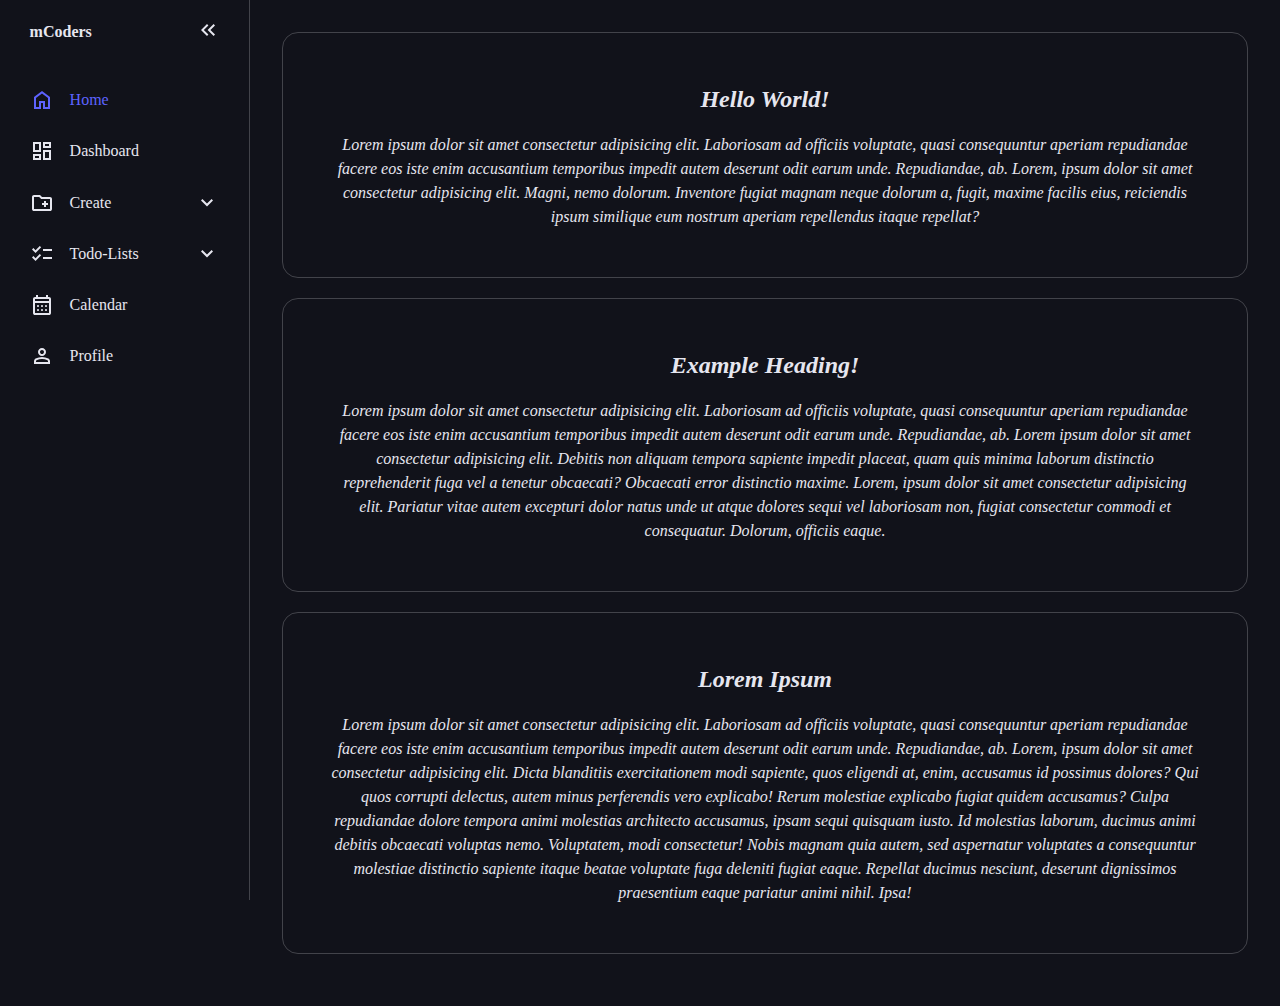
<file: index.html>
<!DOCTYPE html>
<html lang="en">

<head>
  <meta charset="UTF-8" />
  <meta name="viewport" content="width=device-width, initial-scale=1.0" />
  <title>Home</title>
  <link rel="stylesheet" href="style.css" />
  <script src="app.js" defer></script>
</head>

<body>
  <nav id="sidebar">
    <ul>
      <li>
        <span class="logo">mCoders</span>
        <button onclick="toggleSidebar()" id="toggle-btn">
          <svg xmlns="http://www.w3.org/2000/svg" height="24px" viewBox="0 -960 960 960" width="24px"><path d="M440-240 200-480l240-240 56 56-183 184 183 184-56 56Zm264 0L464-480l240-240 56 56-183 184 183 184-56 56Z"/></svg>
        </button>
      </li>
      <li class="active">

        <a href="index.html"><svg xmlns="http://www.w3.org/2000/svg" height="24px" viewBox="0 -960 960 960"
            style="display: inline;" width="24px">
            <path
              d="M240-200h120v-240h240v240h120v-360L480-740 240-560v360Zm-80 80v-480l320-240 320 240v480H520v-240h-80v240H160Zm320-350Z" />
          </svg><span>Home</span></a>
      </li>
      <li>

        <a href="dashboard.html"><svg xmlns="http://www.w3.org/2000/svg" height="24px" viewBox="0 -960 960 960"
            width="24px">
            <path
              d="M520-600v-240h320v240H520ZM120-440v-400h320v400H120Zm400 320v-400h320v400H520Zm-400 0v-240h320v240H120Zm80-400h160v-240H200v240Zm400 320h160v-240H600v240Zm0-480h160v-80H600v80ZM200-200h160v-80H200v80Zm160-320Zm240-160Zm0 240ZM360-280Z" />
          </svg><span>Dashboard</span></a>
      </li>
      <li>
        <button onclick="toggleSubMenu(this)" class="dropdown-btn">
          <svg xmlns="http://www.w3.org/2000/svg" height="24px" viewBox="0 -960 960 960" width="24px">
            <path
              d="M560-320h80v-80h80v-80h-80v-80h-80v80h-80v80h80v80ZM160-160q-33 0-56.5-23.5T80-240v-480q0-33 23.5-56.5T160-800h240l80 80h320q33 0 56.5 23.5T880-640v400q0 33-23.5 56.5T800-160H160Zm0-80h640v-400H447l-80-80H160v480Zm0 0v-480 480Z" />
          </svg>
          <span>Create</span>
          <svg xmlns="http://www.w3.org/2000/svg" height="24px" viewBox="0 -960 960 960" width="24px">
            <path d="M480-344 240-584l56-56 184 184 184-184 56 56-240 240Z" />
          </svg>
        </button>
        <ul class="sub-menu ">
          <div>
            <li><a href="#">Folder</a></li>
            <li><a href="#">Document</a></li>
            <li><a href="#">Project</a></li>
          </div>

        </ul>
      </li>
      <li>
        <button onclick="toggleSubMenu(this)" class="dropdown-btn">
          <svg xmlns="http://www.w3.org/2000/svg" height="24px" viewBox="0 -960 960 960" width="24px">
            <path
              d="M222-200 80-342l56-56 85 85 170-170 56 57-225 226Zm0-320L80-662l56-56 85 85 170-170 56 57-225 226Zm298 240v-80h360v80H520Zm0-320v-80h360v80H520Z" />
          </svg>
          <span>Todo-Lists</span>
          <svg xmlns="http://www.w3.org/2000/svg" height="24px" viewBox="0 -960 960 960" width="24px">
            <path d="M480-344 240-584l56-56 184 184 184-184 56 56-240 240Z" />
          </svg>
        </button>
        <ul class="sub-menu">
          <div>
            <li><a href="#">Work</a></li>
            <li><a href="#">Private</a></li>
            <li><a href="#">Coding</a></li>
            <li><a href="#">Gardening</a></li>
            <li><a href="#">School</a></li>
          </div>

        </ul>
      </li>
      <li>
        <a href="calendar.html"><svg xmlns="http://www.w3.org/2000/svg" height="24px" viewBox="0 -960 960 960"
            width="24px">
            <path
              d="M200-80q-33 0-56.5-23.5T120-160v-560q0-33 23.5-56.5T200-800h40v-80h80v80h320v-80h80v80h40q33 0 56.5 23.5T840-720v560q0 33-23.5 56.5T760-80H200Zm0-80h560v-400H200v400Zm0-480h560v-80H200v80Zm0 0v-80 80Zm280 240q-17 0-28.5-11.5T440-440q0-17 11.5-28.5T480-480q17 0 28.5 11.5T520-440q0 17-11.5 28.5T480-400Zm-160 0q-17 0-28.5-11.5T280-440q0-17 11.5-28.5T320-480q17 0 28.5 11.5T360-440q0 17-11.5 28.5T320-400Zm320 0q-17 0-28.5-11.5T600-440q0-17 11.5-28.5T640-480q17 0 28.5 11.5T680-440q0 17-11.5 28.5T640-400ZM480-240q-17 0-28.5-11.5T440-280q0-17 11.5-28.5T480-320q17 0 28.5 11.5T520-280q0 17-11.5 28.5T480-240Zm-160 0q-17 0-28.5-11.5T280-280q0-17 11.5-28.5T320-320q17 0 28.5 11.5T360-280q0 17-11.5 28.5T320-240Zm320 0q-17 0-28.5-11.5T600-280q0-17 11.5-28.5T640-320q17 0 28.5 11.5T680-280q0 17-11.5 28.5T640-240Z" />
          </svg><span>Calendar</span></a>
      </li>
      <li>
        <a href="profile.html">
          <svg xmlns="http://www.w3.org/2000/svg" height="24px" viewBox="0 -960 960 960" width="24px">
            <path
              d="M480-480q-66 0-113-47t-47-113q0-66 47-113t113-47q66 0 113 47t47 113q0 66-47 113t-113 47ZM160-160v-112q0-34 17.5-62.5T224-378q62-31 126-46.5T480-440q66 0 130 15.5T736-378q29 15 46.5 43.5T800-272v112H160Zm80-80h480v-32q0-11-5.5-20T700-306q-54-27-109-40.5T480-360q-56 0-111 13.5T260-306q-9 5-14.5 14t-5.5 20v32Zm240-320q33 0 56.5-23.5T560-640q0-33-23.5-56.5T480-720q-33 0-56.5 23.5T400-640q0 33 23.5 56.5T480-560Zm0-80Zm0 400Z" />
          </svg><span>Profile</span></a>
        </a>

      </li>
    </ul>
  </nav>
  <main>
    <div class="container">
      <h2>Hello World!</h2>
      <p>
        Lorem ipsum dolor sit amet consectetur adipisicing elit. Laboriosam ad
        officiis voluptate, quasi consequuntur aperiam repudiandae facere eos
        iste enim accusantium temporibus impedit autem deserunt odit earum
        unde. Repudiandae, ab. Lorem, ipsum dolor sit amet consectetur adipisicing elit. Magni, nemo dolorum. Inventore
        fugiat magnam neque dolorum a, fugit, maxime facilis eius, reiciendis ipsum similique eum nostrum aperiam
        repellendus itaque repellat?
      </p>
    </div>
    <div class="container">
      <h2>Example Heading!</h2>
      <p>
        Lorem ipsum dolor sit amet consectetur adipisicing elit. Laboriosam ad
        officiis voluptate, quasi consequuntur aperiam repudiandae facere eos
        iste enim accusantium temporibus impedit autem deserunt odit earum
        unde. Repudiandae, ab. Lorem ipsum dolor sit amet consectetur adipisicing elit. Debitis non aliquam tempora
        sapiente impedit placeat, quam quis minima laborum distinctio reprehenderit fuga vel a tenetur obcaecati?
        Obcaecati error distinctio maxime. Lorem, ipsum dolor sit amet consectetur adipisicing elit. Pariatur vitae
        autem excepturi dolor natus unde ut atque dolores sequi vel laboriosam non, fugiat consectetur commodi et
        consequatur. Dolorum, officiis eaque.
      </p>
    </div>
    <div class="container">
      <h2>Lorem Ipsum</h2>
      <p>
        Lorem ipsum dolor sit amet consectetur adipisicing elit. Laboriosam ad
        officiis voluptate, quasi consequuntur aperiam repudiandae facere eos
        iste enim accusantium temporibus impedit autem deserunt odit earum
        unde. Repudiandae, ab. Lorem, ipsum dolor sit amet consectetur adipisicing elit. Dicta blanditiis exercitationem
        modi sapiente, quos eligendi at, enim, accusamus id possimus dolores? Qui quos corrupti delectus, autem minus
        perferendis vero explicabo!
        Rerum molestiae explicabo fugiat quidem accusamus? Culpa repudiandae dolore tempora animi molestias architecto
        accusamus, ipsam sequi quisquam iusto. Id molestias laborum, ducimus animi debitis obcaecati voluptas nemo.
        Voluptatem, modi consectetur!
        Nobis magnam quia autem, sed aspernatur voluptates a consequuntur molestiae distinctio sapiente itaque beatae
        voluptate fuga deleniti fugiat eaque. Repellat ducimus nesciunt, deserunt dignissimos praesentium eaque pariatur
        animi nihil. Ipsa!
      </p>
    </div>
  </main>
</body>

</html>
</file>
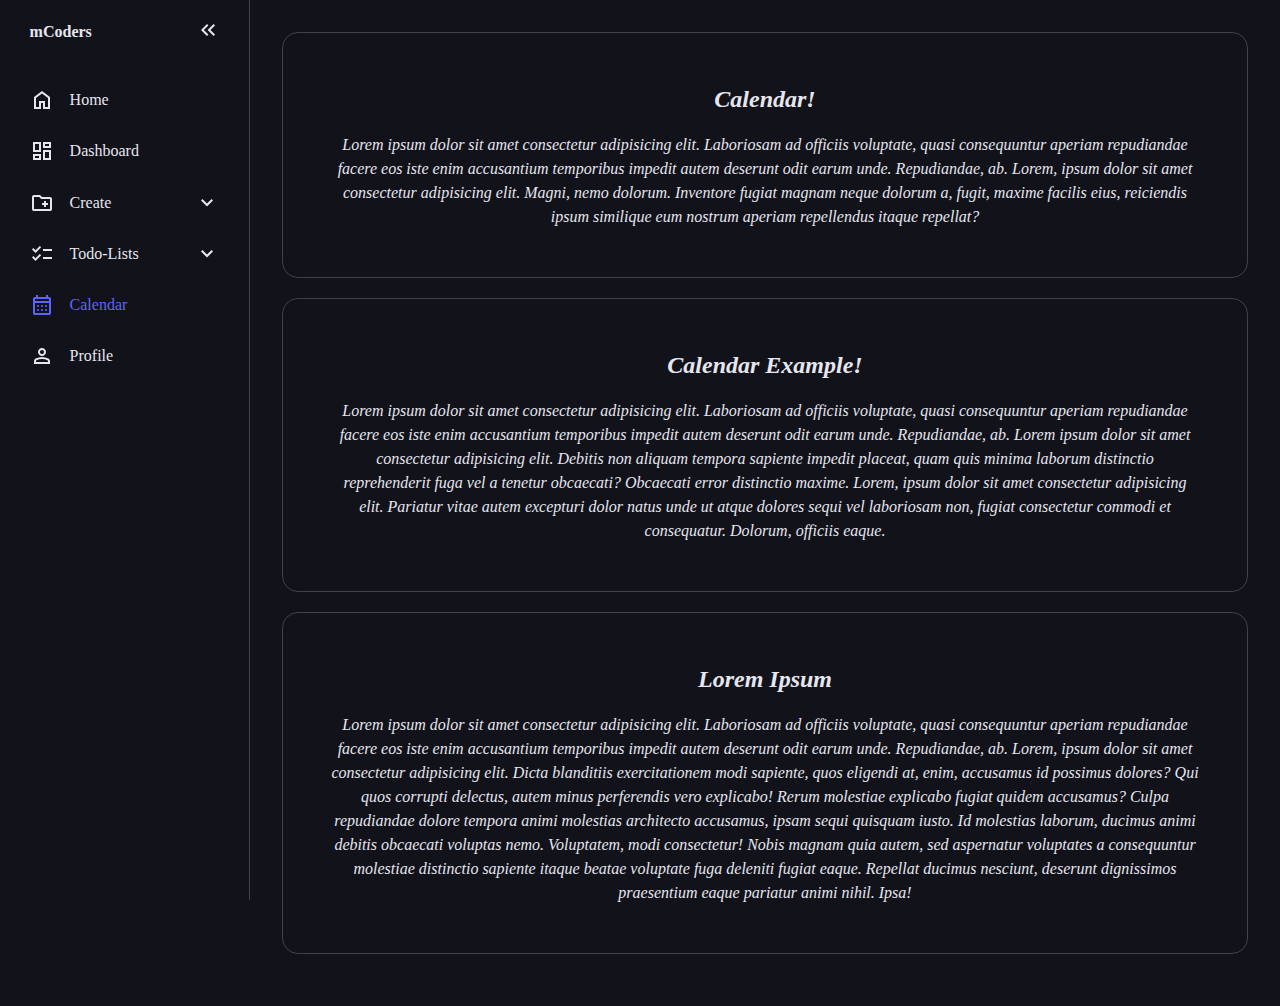
<file: calendar.html>
<!DOCTYPE html>
<html lang="en">

<head>
  <meta charset="UTF-8" />
  <meta name="viewport" content="width=device-width, initial-scale=1.0" />
  <title>Home</title>
  <link rel="stylesheet" href="style.css" />
  <script src="app.js" defer></script>
</head>

<body>
  <nav id="sidebar">
    <ul>
      <li>
        <span class="logo">mCoders</span>
        <button onclick="toggleSidebar()" id="toggle-btn">
          <svg xmlns="http://www.w3.org/2000/svg" height="24px" viewBox="0 -960 960 960" width="24px"><path d="M440-240 200-480l240-240 56 56-183 184 183 184-56 56Zm264 0L464-480l240-240 56 56-183 184 183 184-56 56Z"/></svg>
        </button>
      </li>
      <li >

        <a href="index.html"><svg xmlns="http://www.w3.org/2000/svg" height="24px" viewBox="0 -960 960 960"
            style="display: inline;" width="24px">
            <path
              d="M240-200h120v-240h240v240h120v-360L480-740 240-560v360Zm-80 80v-480l320-240 320 240v480H520v-240h-80v240H160Zm320-350Z" />
          </svg><span>Home</span></a>
      </li>
      <li>

        <a href="dashboard.html"><svg xmlns="http://www.w3.org/2000/svg" height="24px" viewBox="0 -960 960 960"
            width="24px">
            <path
              d="M520-600v-240h320v240H520ZM120-440v-400h320v400H120Zm400 320v-400h320v400H520Zm-400 0v-240h320v240H120Zm80-400h160v-240H200v240Zm400 320h160v-240H600v240Zm0-480h160v-80H600v80ZM200-200h160v-80H200v80Zm160-320Zm240-160Zm0 240ZM360-280Z" />
          </svg><span>Dashboard</span></a>
      </li>
      <li>
        <button onclick="toggleSubMenu(this)" class="dropdown-btn">
          <svg xmlns="http://www.w3.org/2000/svg" height="24px" viewBox="0 -960 960 960" width="24px">
            <path
              d="M560-320h80v-80h80v-80h-80v-80h-80v80h-80v80h80v80ZM160-160q-33 0-56.5-23.5T80-240v-480q0-33 23.5-56.5T160-800h240l80 80h320q33 0 56.5 23.5T880-640v400q0 33-23.5 56.5T800-160H160Zm0-80h640v-400H447l-80-80H160v480Zm0 0v-480 480Z" />
          </svg>
          <span>Create</span>
          <svg xmlns="http://www.w3.org/2000/svg" height="24px" viewBox="0 -960 960 960" width="24px">
            <path d="M480-344 240-584l56-56 184 184 184-184 56 56-240 240Z" />
          </svg>
        </button>
        <ul class="sub-menu ">
          <div>
            <li><a href="#">Folder</a></li>
            <li><a href="#">Document</a></li>
            <li><a href="#">Project</a></li>
          </div>

        </ul>
      </li>
      <li>
        <button onclick="toggleSubMenu(this)" class="dropdown-btn">
          <svg xmlns="http://www.w3.org/2000/svg" height="24px" viewBox="0 -960 960 960" width="24px">
            <path
              d="M222-200 80-342l56-56 85 85 170-170 56 57-225 226Zm0-320L80-662l56-56 85 85 170-170 56 57-225 226Zm298 240v-80h360v80H520Zm0-320v-80h360v80H520Z" />
          </svg>
          <span>Todo-Lists</span>
          <svg xmlns="http://www.w3.org/2000/svg" height="24px" viewBox="0 -960 960 960" width="24px">
            <path d="M480-344 240-584l56-56 184 184 184-184 56 56-240 240Z" />
          </svg>
        </button>
        <ul class="sub-menu">
          <div>
            <li><a href="#">Work</a></li>
            <li><a href="#">Private</a></li>
            <li><a href="#">Coding</a></li>
            <li><a href="#">Gardening</a></li>
            <li><a href="#">School</a></li>
          </div>

        </ul>
      </li>
      <li class="active">
        <a href="calendar.html"><svg xmlns="http://www.w3.org/2000/svg" height="24px" viewBox="0 -960 960 960"
            width="24px">
            <path
              d="M200-80q-33 0-56.5-23.5T120-160v-560q0-33 23.5-56.5T200-800h40v-80h80v80h320v-80h80v80h40q33 0 56.5 23.5T840-720v560q0 33-23.5 56.5T760-80H200Zm0-80h560v-400H200v400Zm0-480h560v-80H200v80Zm0 0v-80 80Zm280 240q-17 0-28.5-11.5T440-440q0-17 11.5-28.5T480-480q17 0 28.5 11.5T520-440q0 17-11.5 28.5T480-400Zm-160 0q-17 0-28.5-11.5T280-440q0-17 11.5-28.5T320-480q17 0 28.5 11.5T360-440q0 17-11.5 28.5T320-400Zm320 0q-17 0-28.5-11.5T600-440q0-17 11.5-28.5T640-480q17 0 28.5 11.5T680-440q0 17-11.5 28.5T640-400ZM480-240q-17 0-28.5-11.5T440-280q0-17 11.5-28.5T480-320q17 0 28.5 11.5T520-280q0 17-11.5 28.5T480-240Zm-160 0q-17 0-28.5-11.5T280-280q0-17 11.5-28.5T320-320q17 0 28.5 11.5T360-280q0 17-11.5 28.5T320-240Zm320 0q-17 0-28.5-11.5T600-280q0-17 11.5-28.5T640-320q17 0 28.5 11.5T680-280q0 17-11.5 28.5T640-240Z" />
          </svg><span>Calendar</span></a>
      </li>
      <li>
        <a href="profile.html">
          <svg xmlns="http://www.w3.org/2000/svg" height="24px" viewBox="0 -960 960 960" width="24px">
            <path
              d="M480-480q-66 0-113-47t-47-113q0-66 47-113t113-47q66 0 113 47t47 113q0 66-47 113t-113 47ZM160-160v-112q0-34 17.5-62.5T224-378q62-31 126-46.5T480-440q66 0 130 15.5T736-378q29 15 46.5 43.5T800-272v112H160Zm80-80h480v-32q0-11-5.5-20T700-306q-54-27-109-40.5T480-360q-56 0-111 13.5T260-306q-9 5-14.5 14t-5.5 20v32Zm240-320q33 0 56.5-23.5T560-640q0-33-23.5-56.5T480-720q-33 0-56.5 23.5T400-640q0 33 23.5 56.5T480-560Zm0-80Zm0 400Z" />
          </svg><span>Profile</span></a>
        </a>

      </li>
    </ul>
  </nav>
  <main>
    <div class="container">
      <h2>Calendar!</h2>
      <p>
        Lorem ipsum dolor sit amet consectetur adipisicing elit. Laboriosam ad
        officiis voluptate, quasi consequuntur aperiam repudiandae facere eos
        iste enim accusantium temporibus impedit autem deserunt odit earum
        unde. Repudiandae, ab. Lorem, ipsum dolor sit amet consectetur adipisicing elit. Magni, nemo dolorum. Inventore
        fugiat magnam neque dolorum a, fugit, maxime facilis eius, reiciendis ipsum similique eum nostrum aperiam
        repellendus itaque repellat?
      </p>
    </div>
    <div class="container">
      <h2>Calendar Example!</h2>
      <p>
        Lorem ipsum dolor sit amet consectetur adipisicing elit. Laboriosam ad
        officiis voluptate, quasi consequuntur aperiam repudiandae facere eos
        iste enim accusantium temporibus impedit autem deserunt odit earum
        unde. Repudiandae, ab. Lorem ipsum dolor sit amet consectetur adipisicing elit. Debitis non aliquam tempora
        sapiente impedit placeat, quam quis minima laborum distinctio reprehenderit fuga vel a tenetur obcaecati?
        Obcaecati error distinctio maxime. Lorem, ipsum dolor sit amet consectetur adipisicing elit. Pariatur vitae
        autem excepturi dolor natus unde ut atque dolores sequi vel laboriosam non, fugiat consectetur commodi et
        consequatur. Dolorum, officiis eaque.
      </p>
    </div>
    <div class="container">
      <h2>Lorem Ipsum</h2>
      <p>
        Lorem ipsum dolor sit amet consectetur adipisicing elit. Laboriosam ad
        officiis voluptate, quasi consequuntur aperiam repudiandae facere eos
        iste enim accusantium temporibus impedit autem deserunt odit earum
        unde. Repudiandae, ab. Lorem, ipsum dolor sit amet consectetur adipisicing elit. Dicta blanditiis exercitationem
        modi sapiente, quos eligendi at, enim, accusamus id possimus dolores? Qui quos corrupti delectus, autem minus
        perferendis vero explicabo!
        Rerum molestiae explicabo fugiat quidem accusamus? Culpa repudiandae dolore tempora animi molestias architecto
        accusamus, ipsam sequi quisquam iusto. Id molestias laborum, ducimus animi debitis obcaecati voluptas nemo.
        Voluptatem, modi consectetur!
        Nobis magnam quia autem, sed aspernatur voluptates a consequuntur molestiae distinctio sapiente itaque beatae
        voluptate fuga deleniti fugiat eaque. Repellat ducimus nesciunt, deserunt dignissimos praesentium eaque pariatur
        animi nihil. Ipsa!
      </p>
    </div>
  </main>
</body>

</html>
</file>
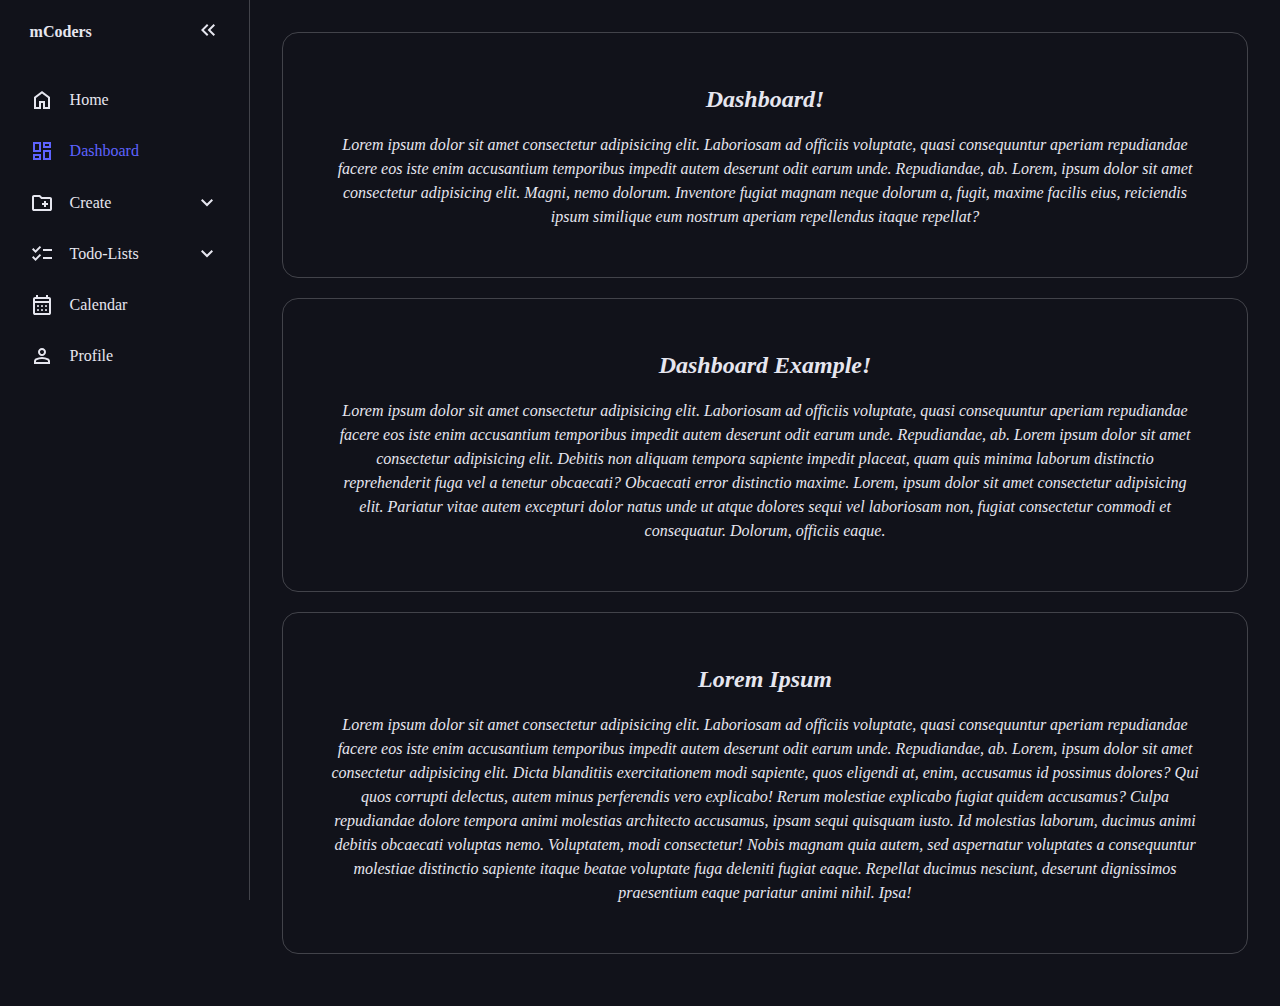
<file: dashboard.html>
<!DOCTYPE html>
<html lang="en">

<head>
  <meta charset="UTF-8" />
  <meta name="viewport" content="width=device-width, initial-scale=1.0" />
  <title>Home</title>
  <link rel="stylesheet" href="style.css" />
  <script src="app.js" defer></script>
</head>

<body>
  <nav id="sidebar">
    <ul>
      <li>
        <span class="logo">mCoders</span>
        <button onclick="toggleSidebar()" id="toggle-btn">
          <svg xmlns="http://www.w3.org/2000/svg" height="24px" viewBox="0 -960 960 960" width="24px"><path d="M440-240 200-480l240-240 56 56-183 184 183 184-56 56Zm264 0L464-480l240-240 56 56-183 184 183 184-56 56Z"/></svg>
        </button>
      </li>
      <li>

        <a href="index.html"><svg xmlns="http://www.w3.org/2000/svg" height="24px" viewBox="0 -960 960 960"
            style="display: inline;" width="24px">
            <path
              d="M240-200h120v-240h240v240h120v-360L480-740 240-560v360Zm-80 80v-480l320-240 320 240v480H520v-240h-80v240H160Zm320-350Z" />
          </svg><span>Home</span></a>
      </li>

      <li class="active">
        <a href="dashboard.html"><svg xmlns="http://www.w3.org/2000/svg" height="24px" viewBox="0 -960 960 960"
            width="24px">
            <path
              d="M520-600v-240h320v240H520ZM120-440v-400h320v400H120Zm400 320v-400h320v400H520Zm-400 0v-240h320v240H120Zm80-400h160v-240H200v240Zm400 320h160v-240H600v240Zm0-480h160v-80H600v80ZM200-200h160v-80H200v80Zm160-320Zm240-160Zm0 240ZM360-280Z" />
          </svg><span>Dashboard</span></a>
      </li>
      <li>
        <button onclick="toggleSubMenu(this)" class="dropdown-btn">
          <svg xmlns="http://www.w3.org/2000/svg" height="24px" viewBox="0 -960 960 960" width="24px">
            <path
              d="M560-320h80v-80h80v-80h-80v-80h-80v80h-80v80h80v80ZM160-160q-33 0-56.5-23.5T80-240v-480q0-33 23.5-56.5T160-800h240l80 80h320q33 0 56.5 23.5T880-640v400q0 33-23.5 56.5T800-160H160Zm0-80h640v-400H447l-80-80H160v480Zm0 0v-480 480Z" />
          </svg>
          <span>Create</span>
          <svg xmlns="http://www.w3.org/2000/svg" height="24px" viewBox="0 -960 960 960" width="24px">
            <path d="M480-344 240-584l56-56 184 184 184-184 56 56-240 240Z" />
          </svg>
        </button>
        <ul class="sub-menu ">
          <div>
            <li><a href="#">Folder</a></li>
            <li><a href="#">Document</a></li>
            <li><a href="#">Project</a></li>
          </div>

        </ul>
      </li>
      <li>
        <button onclick="toggleSubMenu(this)" class="dropdown-btn">
          <svg xmlns="http://www.w3.org/2000/svg" height="24px" viewBox="0 -960 960 960" width="24px">
            <path
              d="M222-200 80-342l56-56 85 85 170-170 56 57-225 226Zm0-320L80-662l56-56 85 85 170-170 56 57-225 226Zm298 240v-80h360v80H520Zm0-320v-80h360v80H520Z" />
          </svg>
          <span>Todo-Lists</span>
          <svg xmlns="http://www.w3.org/2000/svg" height="24px" viewBox="0 -960 960 960" width="24px">
            <path d="M480-344 240-584l56-56 184 184 184-184 56 56-240 240Z" />
          </svg>
        </button>
        <ul class="sub-menu">
          <div>
            <li><a href="#">Work</a></li>
            <li><a href="#">Private</a></li>
            <li><a href="#">Coding</a></li>
            <li><a href="#">Gardening</a></li>
            <li><a href="#">School</a></li>
          </div>

        </ul>
      </li>
      <li>
        <a href="calendar.html"><svg xmlns="http://www.w3.org/2000/svg" height="24px" viewBox="0 -960 960 960"
            width="24px">
            <path
              d="M200-80q-33 0-56.5-23.5T120-160v-560q0-33 23.5-56.5T200-800h40v-80h80v80h320v-80h80v80h40q33 0 56.5 23.5T840-720v560q0 33-23.5 56.5T760-80H200Zm0-80h560v-400H200v400Zm0-480h560v-80H200v80Zm0 0v-80 80Zm280 240q-17 0-28.5-11.5T440-440q0-17 11.5-28.5T480-480q17 0 28.5 11.5T520-440q0 17-11.5 28.5T480-400Zm-160 0q-17 0-28.5-11.5T280-440q0-17 11.5-28.5T320-480q17 0 28.5 11.5T360-440q0 17-11.5 28.5T320-400Zm320 0q-17 0-28.5-11.5T600-440q0-17 11.5-28.5T640-480q17 0 28.5 11.5T680-440q0 17-11.5 28.5T640-400ZM480-240q-17 0-28.5-11.5T440-280q0-17 11.5-28.5T480-320q17 0 28.5 11.5T520-280q0 17-11.5 28.5T480-240Zm-160 0q-17 0-28.5-11.5T280-280q0-17 11.5-28.5T320-320q17 0 28.5 11.5T360-280q0 17-11.5 28.5T320-240Zm320 0q-17 0-28.5-11.5T600-280q0-17 11.5-28.5T640-320q17 0 28.5 11.5T680-280q0 17-11.5 28.5T640-240Z" />
          </svg><span>Calendar</span></a>
      </li>
      <li>
        <a href="profile.html">
          <svg xmlns="http://www.w3.org/2000/svg" height="24px" viewBox="0 -960 960 960" width="24px">
            <path
              d="M480-480q-66 0-113-47t-47-113q0-66 47-113t113-47q66 0 113 47t47 113q0 66-47 113t-113 47ZM160-160v-112q0-34 17.5-62.5T224-378q62-31 126-46.5T480-440q66 0 130 15.5T736-378q29 15 46.5 43.5T800-272v112H160Zm80-80h480v-32q0-11-5.5-20T700-306q-54-27-109-40.5T480-360q-56 0-111 13.5T260-306q-9 5-14.5 14t-5.5 20v32Zm240-320q33 0 56.5-23.5T560-640q0-33-23.5-56.5T480-720q-33 0-56.5 23.5T400-640q0 33 23.5 56.5T480-560Zm0-80Zm0 400Z" />
          </svg><span>Profile</span></a>
        </a>

      </li>
    </ul>
  </nav>
  <main>
    <div class="container">
      <h2>Dashboard!</h2>
      <p>
        Lorem ipsum dolor sit amet consectetur adipisicing elit. Laboriosam ad
        officiis voluptate, quasi consequuntur aperiam repudiandae facere eos
        iste enim accusantium temporibus impedit autem deserunt odit earum
        unde. Repudiandae, ab. Lorem, ipsum dolor sit amet consectetur adipisicing elit. Magni, nemo dolorum. Inventore
        fugiat magnam neque dolorum a, fugit, maxime facilis eius, reiciendis ipsum similique eum nostrum aperiam
        repellendus itaque repellat?
      </p>
    </div>
    <div class="container">
      <h2>Dashboard Example!</h2>
      <p>
        Lorem ipsum dolor sit amet consectetur adipisicing elit. Laboriosam ad
        officiis voluptate, quasi consequuntur aperiam repudiandae facere eos
        iste enim accusantium temporibus impedit autem deserunt odit earum
        unde. Repudiandae, ab. Lorem ipsum dolor sit amet consectetur adipisicing elit. Debitis non aliquam tempora
        sapiente impedit placeat, quam quis minima laborum distinctio reprehenderit fuga vel a tenetur obcaecati?
        Obcaecati error distinctio maxime. Lorem, ipsum dolor sit amet consectetur adipisicing elit. Pariatur vitae
        autem excepturi dolor natus unde ut atque dolores sequi vel laboriosam non, fugiat consectetur commodi et
        consequatur. Dolorum, officiis eaque.
      </p>
    </div>
    <div class="container">
      <h2>Lorem Ipsum</h2>
      <p>
        Lorem ipsum dolor sit amet consectetur adipisicing elit. Laboriosam ad
        officiis voluptate, quasi consequuntur aperiam repudiandae facere eos
        iste enim accusantium temporibus impedit autem deserunt odit earum
        unde. Repudiandae, ab. Lorem, ipsum dolor sit amet consectetur adipisicing elit. Dicta blanditiis exercitationem
        modi sapiente, quos eligendi at, enim, accusamus id possimus dolores? Qui quos corrupti delectus, autem minus
        perferendis vero explicabo!
        Rerum molestiae explicabo fugiat quidem accusamus? Culpa repudiandae dolore tempora animi molestias architecto
        accusamus, ipsam sequi quisquam iusto. Id molestias laborum, ducimus animi debitis obcaecati voluptas nemo.
        Voluptatem, modi consectetur!
        Nobis magnam quia autem, sed aspernatur voluptates a consequuntur molestiae distinctio sapiente itaque beatae
        voluptate fuga deleniti fugiat eaque. Repellat ducimus nesciunt, deserunt dignissimos praesentium eaque pariatur
        animi nihil. Ipsa!
      </p>
    </div>
  </main>
</body>

</html>
</file>
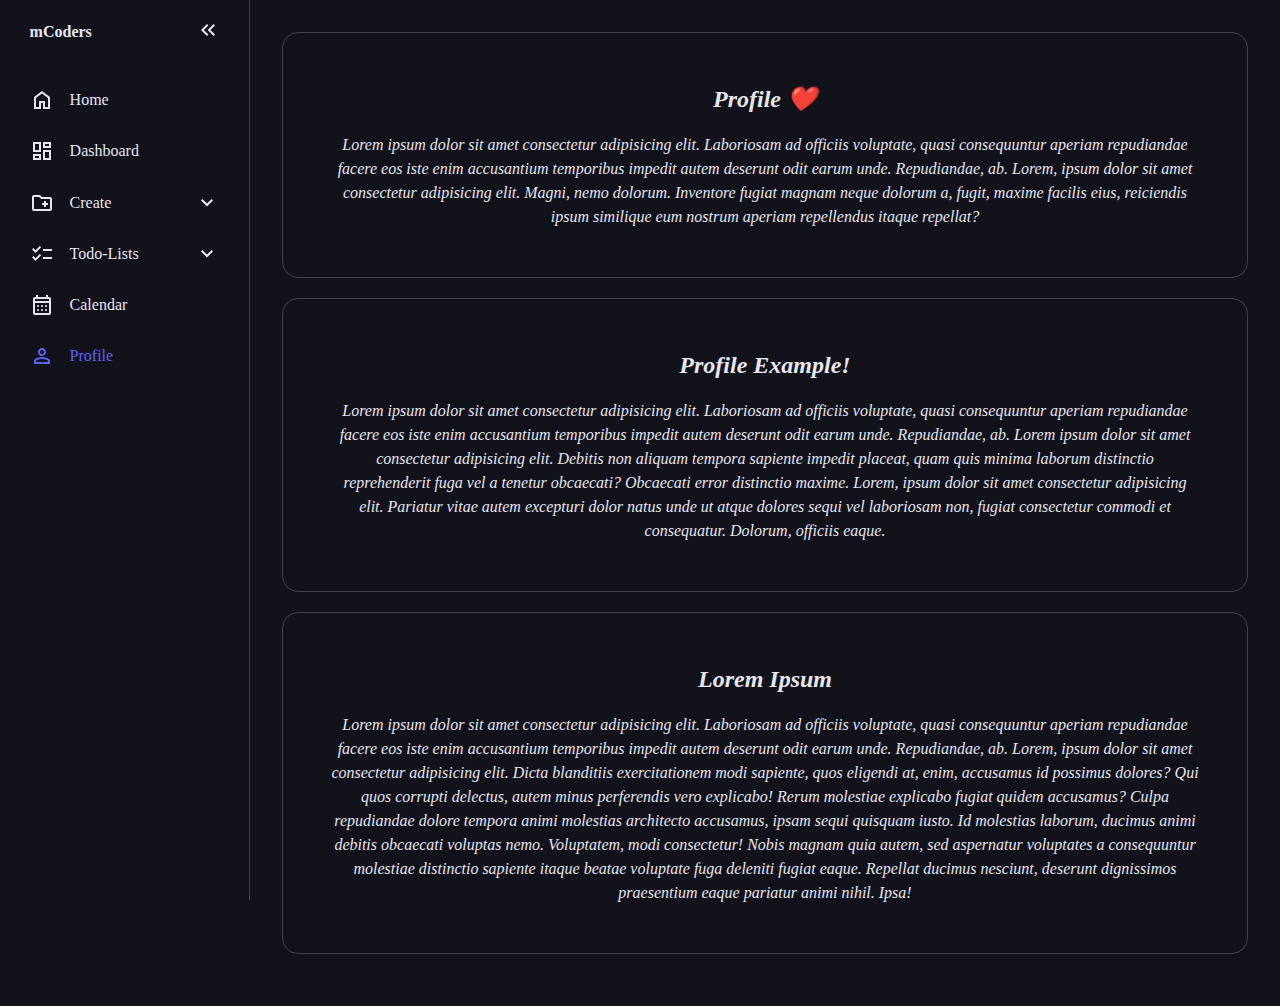
<file: profile.html>
<!DOCTYPE html>
<html lang="en">

<head>
  <meta charset="UTF-8" />
  <meta name="viewport" content="width=device-width, initial-scale=1.0" />
  <title>Home</title>
  <link rel="stylesheet" href="style.css" />
  <script src="app.js" defer></script>
</head>

<body>
  <nav id="sidebar">
    <ul>
      <li>
        <span class="logo">mCoders</span>
        <button onclick="toggleSidebar()" id="toggle-btn">
          <svg xmlns="http://www.w3.org/2000/svg" height="24px" viewBox="0 -960 960 960" width="24px"><path d="M440-240 200-480l240-240 56 56-183 184 183 184-56 56Zm264 0L464-480l240-240 56 56-183 184 183 184-56 56Z"/></svg>
        </button>
      </li>
      <li>

        <a href="index.html"><svg xmlns="http://www.w3.org/2000/svg" height="24px" viewBox="0 -960 960 960"
            style="display: inline;" width="24px">
            <path
              d="M240-200h120v-240h240v240h120v-360L480-740 240-560v360Zm-80 80v-480l320-240 320 240v480H520v-240h-80v240H160Zm320-350Z" />
          </svg><span>Home</span></a>
      </li>
      <li>

        <a href="dashboard.html"><svg xmlns="http://www.w3.org/2000/svg" height="24px" viewBox="0 -960 960 960"
            width="24px">
            <path
              d="M520-600v-240h320v240H520ZM120-440v-400h320v400H120Zm400 320v-400h320v400H520Zm-400 0v-240h320v240H120Zm80-400h160v-240H200v240Zm400 320h160v-240H600v240Zm0-480h160v-80H600v80ZM200-200h160v-80H200v80Zm160-320Zm240-160Zm0 240ZM360-280Z" />
          </svg><span>Dashboard</span></a>
      </li>
      <li>
        <button onclick="toggleSubMenu(this)" class="dropdown-btn">
          <svg xmlns="http://www.w3.org/2000/svg" height="24px" viewBox="0 -960 960 960" width="24px">
            <path
              d="M560-320h80v-80h80v-80h-80v-80h-80v80h-80v80h80v80ZM160-160q-33 0-56.5-23.5T80-240v-480q0-33 23.5-56.5T160-800h240l80 80h320q33 0 56.5 23.5T880-640v400q0 33-23.5 56.5T800-160H160Zm0-80h640v-400H447l-80-80H160v480Zm0 0v-480 480Z" />
          </svg>
          <span>Create</span>
          <svg xmlns="http://www.w3.org/2000/svg" height="24px" viewBox="0 -960 960 960" width="24px">
            <path d="M480-344 240-584l56-56 184 184 184-184 56 56-240 240Z" />
          </svg>
        </button>
        <ul class="sub-menu ">
          <div>
            <li><a href="#">Folder</a></li>
            <li><a href="#">Document</a></li>
            <li><a href="#">Project</a></li>
          </div>

        </ul>
      </li>
      <li>
        <button onclick="toggleSubMenu(this)" class="dropdown-btn">
          <svg xmlns="http://www.w3.org/2000/svg" height="24px" viewBox="0 -960 960 960" width="24px">
            <path
              d="M222-200 80-342l56-56 85 85 170-170 56 57-225 226Zm0-320L80-662l56-56 85 85 170-170 56 57-225 226Zm298 240v-80h360v80H520Zm0-320v-80h360v80H520Z" />
          </svg>
          <span>Todo-Lists</span>
          <svg xmlns="http://www.w3.org/2000/svg" height="24px" viewBox="0 -960 960 960" width="24px">
            <path d="M480-344 240-584l56-56 184 184 184-184 56 56-240 240Z" />
          </svg>
        </button>
        <ul class="sub-menu">
          <div>
            <li><a href="#">Work</a></li>
            <li><a href="#">Private</a></li>
            <li><a href="#">Coding</a></li>
            <li><a href="#">Gardening</a></li>
            <li><a href="#">School</a></li>
          </div>

        </ul>
      </li>
      <li>
        <a href="calendar.html"><svg xmlns="http://www.w3.org/2000/svg" height="24px" viewBox="0 -960 960 960"
            width="24px">
            <path
              d="M200-80q-33 0-56.5-23.5T120-160v-560q0-33 23.5-56.5T200-800h40v-80h80v80h320v-80h80v80h40q33 0 56.5 23.5T840-720v560q0 33-23.5 56.5T760-80H200Zm0-80h560v-400H200v400Zm0-480h560v-80H200v80Zm0 0v-80 80Zm280 240q-17 0-28.5-11.5T440-440q0-17 11.5-28.5T480-480q17 0 28.5 11.5T520-440q0 17-11.5 28.5T480-400Zm-160 0q-17 0-28.5-11.5T280-440q0-17 11.5-28.5T320-480q17 0 28.5 11.5T360-440q0 17-11.5 28.5T320-400Zm320 0q-17 0-28.5-11.5T600-440q0-17 11.5-28.5T640-480q17 0 28.5 11.5T680-440q0 17-11.5 28.5T640-400ZM480-240q-17 0-28.5-11.5T440-280q0-17 11.5-28.5T480-320q17 0 28.5 11.5T520-280q0 17-11.5 28.5T480-240Zm-160 0q-17 0-28.5-11.5T280-280q0-17 11.5-28.5T320-320q17 0 28.5 11.5T360-280q0 17-11.5 28.5T320-240Zm320 0q-17 0-28.5-11.5T600-280q0-17 11.5-28.5T640-320q17 0 28.5 11.5T680-280q0 17-11.5 28.5T640-240Z" />
          </svg><span>Calendar</span></a>
      </li>
      <li class="active">
        <a href="profile.html">
          <svg xmlns="http://www.w3.org/2000/svg" height="24px" viewBox="0 -960 960 960" width="24px">
            <path
              d="M480-480q-66 0-113-47t-47-113q0-66 47-113t113-47q66 0 113 47t47 113q0 66-47 113t-113 47ZM160-160v-112q0-34 17.5-62.5T224-378q62-31 126-46.5T480-440q66 0 130 15.5T736-378q29 15 46.5 43.5T800-272v112H160Zm80-80h480v-32q0-11-5.5-20T700-306q-54-27-109-40.5T480-360q-56 0-111 13.5T260-306q-9 5-14.5 14t-5.5 20v32Zm240-320q33 0 56.5-23.5T560-640q0-33-23.5-56.5T480-720q-33 0-56.5 23.5T400-640q0 33 23.5 56.5T480-560Zm0-80Zm0 400Z" />
          </svg><span>Profile</span></a>
        </a>

      </li>
    </ul>
  </nav>
  <main>
    <div class="container">
      <h2>Profile ❤️</h2>
      <p>
        Lorem ipsum dolor sit amet consectetur adipisicing elit. Laboriosam ad
        officiis voluptate, quasi consequuntur aperiam repudiandae facere eos
        iste enim accusantium temporibus impedit autem deserunt odit earum
        unde. Repudiandae, ab. Lorem, ipsum dolor sit amet consectetur adipisicing elit. Magni, nemo dolorum. Inventore
        fugiat magnam neque dolorum a, fugit, maxime facilis eius, reiciendis ipsum similique eum nostrum aperiam
        repellendus itaque repellat?
      </p>
    </div>
    <div class="container">
      <h2>Profile Example!</h2>
      <p>
        Lorem ipsum dolor sit amet consectetur adipisicing elit. Laboriosam ad
        officiis voluptate, quasi consequuntur aperiam repudiandae facere eos
        iste enim accusantium temporibus impedit autem deserunt odit earum
        unde. Repudiandae, ab. Lorem ipsum dolor sit amet consectetur adipisicing elit. Debitis non aliquam tempora
        sapiente impedit placeat, quam quis minima laborum distinctio reprehenderit fuga vel a tenetur obcaecati?
        Obcaecati error distinctio maxime. Lorem, ipsum dolor sit amet consectetur adipisicing elit. Pariatur vitae
        autem excepturi dolor natus unde ut atque dolores sequi vel laboriosam non, fugiat consectetur commodi et
        consequatur. Dolorum, officiis eaque.
      </p>
    </div>
    <div class="container">
      <h2>Lorem Ipsum</h2>
      <p>
        Lorem ipsum dolor sit amet consectetur adipisicing elit. Laboriosam ad
        officiis voluptate, quasi consequuntur aperiam repudiandae facere eos
        iste enim accusantium temporibus impedit autem deserunt odit earum
        unde. Repudiandae, ab. Lorem, ipsum dolor sit amet consectetur adipisicing elit. Dicta blanditiis exercitationem
        modi sapiente, quos eligendi at, enim, accusamus id possimus dolores? Qui quos corrupti delectus, autem minus
        perferendis vero explicabo!
        Rerum molestiae explicabo fugiat quidem accusamus? Culpa repudiandae dolore tempora animi molestias architecto
        accusamus, ipsam sequi quisquam iusto. Id molestias laborum, ducimus animi debitis obcaecati voluptas nemo.
        Voluptatem, modi consectetur!
        Nobis magnam quia autem, sed aspernatur voluptates a consequuntur molestiae distinctio sapiente itaque beatae
        voluptate fuga deleniti fugiat eaque. Repellat ducimus nesciunt, deserunt dignissimos praesentium eaque pariatur
        animi nihil. Ipsa!
      </p>
    </div>
  </main>
</body>

</html>
</file>
<file: style.css>
:root {
  --base-clr: #11121a;
  --line-clr: #42434a;
  --hover-clr: #222533;
  --text-clr: #e6e6ef;
  --accent-clr: #5e63ff;
  --secondary-text-clr: #b0b3c1;
}

* {
  margin: 0;
  padding: 0;
}

html {
  line-height: 1.5rem;
}
body {
  min-height: 100vh;
  min-height: 100dvh;
  background-color: var(--base-clr);
  color: var(--text-clr);
  display: grid;
  grid-template-columns: auto 1fr;
}

#sidebar {
  box-sizing: border-box;
  height: 100vh;
  width: 250px;
  padding: 5px 1em;
  background-color: var(--base-clr);
  border-right: 1px solid var(--line-clr);
  position: sticky;
  top: 0;
  align-self: start;
  transition: 300ms ease-in-out;
  overflow: hidden;
  overflow-y: auto;
  text-wrap: nowrap;
  scrollbar-width: thin;
  scrollbar-color: var(--line-clr) transparent;
}
#sidebar.close {
  padding: 5px;
  width: 60px;
}

#sidebar ul {
  list-style: none;
}

#sidebar > ul > li:first-child {
  display: flex;
  justify-content: flex-end;
  margin-bottom: 16px;
  .logo {
    font-weight: 600;
  }
}

#sidebar ul li.active a {
  color: var(--accent-clr);
  svg {
    fill: var(--accent-clr);
  }
}

svg {
  background-color: transparent;
  fill: #e6e6ef;
  display: inline;
}

#sidebar a,
#sidebar .dropdown-btn,
#sidebar .logo {
  border-radius: 0.5em;
  padding: 0.85em;
  text-decoration: none;
  color: var(--text-clr);
  display: flex;
  align-items: center;
  gap: 1em;
}

.dropdown-btn {
  width: 100%;
  text-align: left;
  background: none;
  border: none;
  font: inherit;
  cursor: pointer;
}

#sidebar svg {
  flex-shrink: 0;
  fill: var(--text-clr);
}

#sidebar a span,
#sidebar .dropdown-btn span {
  flex-grow: 1;
}

#sidebar a:hover,
#sidebar .dropdown-btn:hover {
  background-color: var(--hover-clr);
}

#sidebar .sub-menu {
  display: grid;
  transition: 300ms ease-in-out;
  grid-template-rows: 0fr;

  > div {
    overflow: hidden;
  }
}

#sidebar .sub-menu.show {
  grid-template-rows: 1fr;
}

.dropdown-btn svg {
  transition: 200ms ease;
}
.rotate svg:last-child {
  rotate: -180deg;
}

#sidebar .sub-menu a {
  padding-left: 2em;
}

#toggle-btn {
  margin-left: auto;
  padding: 1em;
  border: none;
  border-radius: 0.5em;
  background: none;
  cursor: pointer;
  svg {
    transition: rotate 150ms ease;
  }
}

#toggle-btn:hover {
  background-color: var(--hover-clr);
}

.container {
  border: 1px solid var(--line-clr);
  border-radius: 1em;
  margin-bottom: 20px;
  padding: min(3em, 15%);
}
main {
  padding: 2rem;
  line-height: 1.5;
  h2,
  p {
    text-align: center;
    font-style: oblique;
  }
  p {
    margin-top: 1em;
  }
}

@media (max-width: 800px) {
  body {
    grid-template-columns: 1fr;
  }
  main {
    padding: 2em 1em 60px 1em;
  }
  .container {
    border: none;
    padding: 0;
  }
  #sidebar {
    height: 60px;
    width: 100%;
    min-height: unset;
    border-right: none;
    border-top: 1px solid var(--line-clr);
    padding: 0;
    position: fixed;
    top: auto;
    bottom: 0;
    > ul {
      padding: 0;
      display: grid;
      grid-auto-columns: 60px;
      grid-auto-flow: column;
      align-items: center;
      overflow-x: scroll;
    }
    ul li{
      height: 100%;
    }
    ul a, ul .dropdown-btn{
      width: 60px;
      height: 60px;
      padding: 0;
      border-radius: 0;
      justify-content: center;
    }
    ul li span,
    ul li:first-child,
    .dropdown-btn svg:last-child {
      display: none;
    }
    ul li .sub-menu.show{
      position: fixed;
      bottom: 60px;
      left: 0;
      box-sizing: border-box;
      height: 60px;
      width: 100%;
      background-color: var(--hover-clr);
      border-top: 1px solid var(--line-clr);
      display: flex;
      justify-content: center;
      > div{
        overflow-x: auto;
      }
      li{
        display: inline-flex;
      }
      a{
        box-sizing: border-box;
        padding: 1em;
        width: auto;
        justify-content: center;
      }
    }
  }
}
</file>
